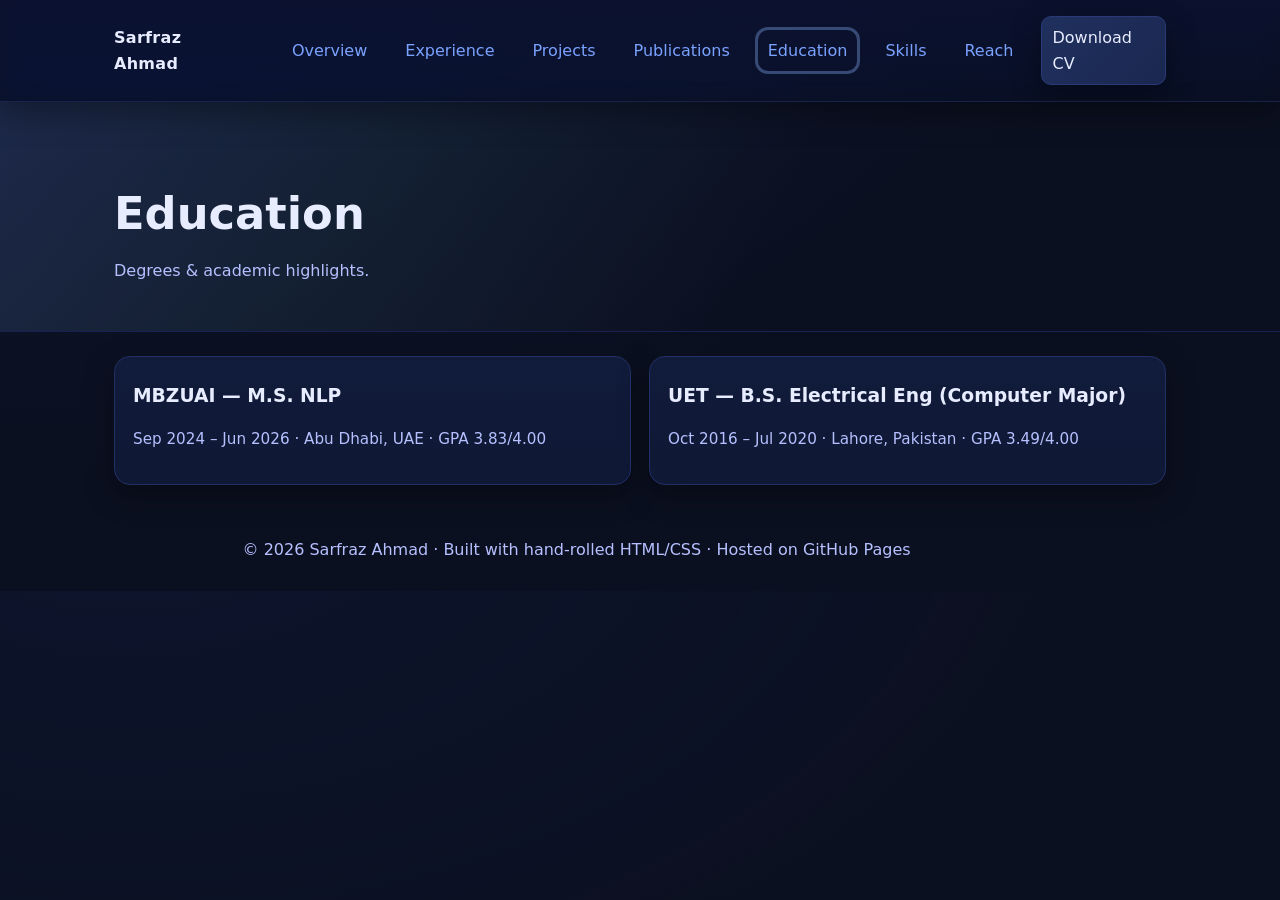
<file: education.html>
<!doctype html>
<html lang="en">
<head>
  <meta charset="utf-8"/>
  <meta name="viewport" content="width=device-width, initial-scale=1"/>
  <title>Education · Sarfraz Ahmad</title>
  <link rel="preload" href="styles.css" as="style"/><link rel="stylesheet" href="styles.css"/>
  <meta name="description" content="Degrees, institutions, and achievements."/>
</head>
<body>
  <div class="nav">
    <div class="nav-inner container">
      <div class="brand">Sarfraz Ahmad</div>
      <div class="spacer"></div>
      <a data-nav href="index.html">Overview</a>
      <a data-nav href="experience.html">Experience</a>
      <a data-nav href="projects.html">Projects</a>
      <a data-nav href="publications.html">Publications</a>
      <a data-nav href="education.html">Education</a>
      <a data-nav href="skills.html">Skills</a>
      <a data-nav href="reach.html">Reach</a>
      <a class="btn" href="assets/Sarfraz_Ahmad.pdf" download>Download CV</a>
    </div>
  </div>

  <header class="header">
    <div class="container">
      <h1 class="title">Education</h1>
      <p class="subtitle">Degrees & academic highlights.</p>
    </div>
  </header>

  <main class="container section">
    <div class="grid cols-3">
      <div class="card">
        <h3>MBZUAI — M.S. NLP</h3>
        <p class="meta">Sep 2024 – Jun 2026 · Abu Dhabi, UAE · GPA 3.83/4.00</p>
      </div>
      <div class="card">
        <h3>UET — B.S. Electrical Eng (Computer Major)</h3>
        <p class="meta">Oct 2016 – Jul 2020 · Lahore, Pakistan · GPA 3.49/4.00</p>
      </div>
    </div>
  </main>

  <div class="footer">
    © <span id="year"></span> Sarfraz Ahmad · Built with hand-rolled HTML/CSS · Hosted on GitHub Pages
    <script>document.getElementById('year').textContent = new Date().getFullYear()</script>
    <a id="toTop" href="#" style="display:inline-block;margin-left:12px;opacity:0;transition:.2s">Back to top ↑</a>
  </div>

  <script src="script.js"></script>
</body>
</html>
</file>
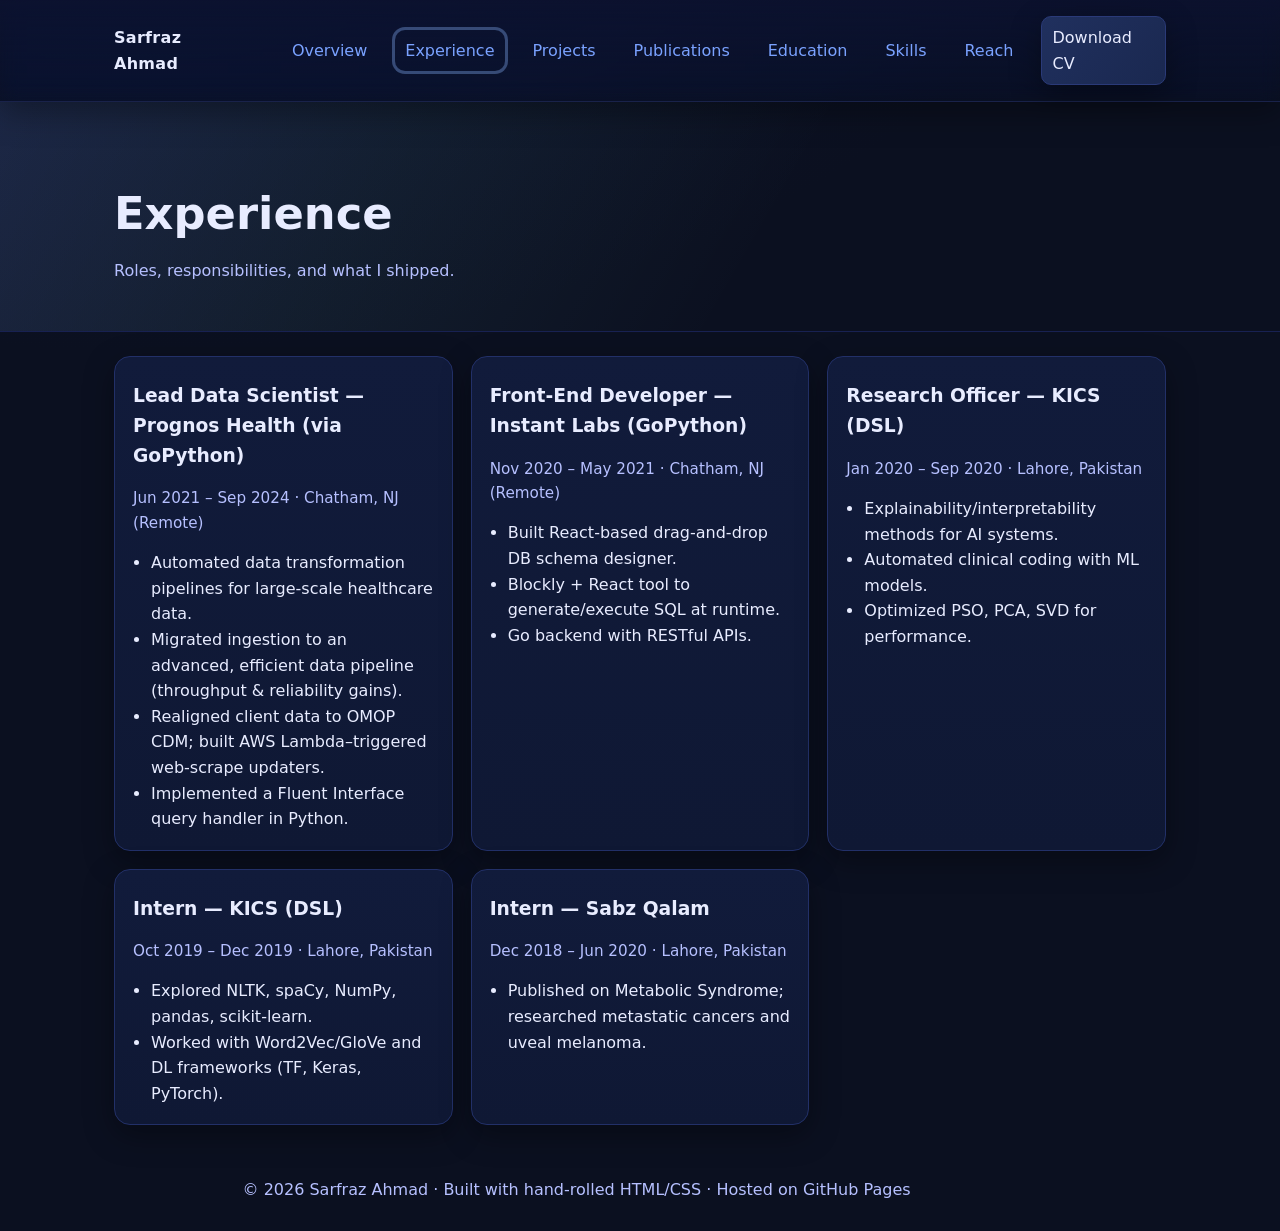
<file: experience.html>
<!doctype html>
<html lang="en">
<head>
  <meta charset="utf-8"/>
  <meta name="viewport" content="width=device-width, initial-scale=1"/>
  <title>Experience · Sarfraz Ahmad</title>
  <link rel="preload" href="styles.css" as="style"/><link rel="stylesheet" href="styles.css"/>
  <meta name="description" content="Professional roles, responsibilities, and impact."/>
</head>
<body>
  <div class="nav">
    <div class="nav-inner container">
      <div class="brand">Sarfraz Ahmad</div>
      <div class="spacer"></div>
      <a data-nav href="index.html">Overview</a>
      <a data-nav href="experience.html">Experience</a>
      <a data-nav href="projects.html">Projects</a>
      <a data-nav href="publications.html">Publications</a>
      <a data-nav href="education.html">Education</a>
      <a data-nav href="skills.html">Skills</a>
      <a data-nav href="reach.html">Reach</a>
      <a class="btn" href="assets/Sarfraz_Ahmad.pdf" download>Download CV</a>
    </div>
  </div>

  <header class="header">
    <div class="container">
      <h1 class="title">Experience</h1>
      <p class="subtitle">Roles, responsibilities, and what I shipped.</p>
    </div>
  </header>

  <main class="container section">
    <div class="grid cols-3">
      <div class="card">
        <h3>Lead Data Scientist — Prognos Health (via GoPython)</h3>
        <p class="meta">Jun 2021 – Sep 2024 · Chatham, NJ (Remote)</p>
        <ul class="list">
          <li>Automated data transformation pipelines for large-scale healthcare data.</li>
          <li>Migrated ingestion to an advanced, efficient data pipeline (throughput & reliability gains).</li>
          <li>Realigned client data to OMOP CDM; built AWS Lambda–triggered web-scrape updaters.</li>
          <li>Implemented a Fluent Interface query handler in Python.</li>
        </ul>
      </div>

      <div class="card">
        <h3>Front-End Developer — Instant Labs (GoPython)</h3>
        <p class="meta">Nov 2020 – May 2021 · Chatham, NJ (Remote)</p>
        <ul class="list">
          <li>Built React-based drag-and-drop DB schema designer.</li>
          <li>Blockly + React tool to generate/execute SQL at runtime.</li>
          <li>Go backend with RESTful APIs.</li>
        </ul>
      </div>

      <div class="card">
        <h3>Research Officer — KICS (DSL)</h3>
        <p class="meta">Jan 2020 – Sep 2020 · Lahore, Pakistan</p>
        <ul class="list">
          <li>Explainability/interpretability methods for AI systems.</li>
          <li>Automated clinical coding with ML models.</li>
          <li>Optimized PSO, PCA, SVD for performance.</li>
        </ul>
      </div>

      <div class="card">
        <h3>Intern — KICS (DSL)</h3>
        <p class="meta">Oct 2019 – Dec 2019 · Lahore, Pakistan</p>
        <ul class="list">
          <li>Explored NLTK, spaCy, NumPy, pandas, scikit-learn.</li>
          <li>Worked with Word2Vec/GloVe and DL frameworks (TF, Keras, PyTorch).</li>
        </ul>
      </div>

      <div class="card">
        <h3>Intern — Sabz Qalam</h3>
        <p class="meta">Dec 2018 – Jun 2020 · Lahore, Pakistan</p>
        <ul class="list">
          <li>Published on Metabolic Syndrome; researched metastatic cancers and uveal melanoma.</li>
        </ul>
      </div>
    </div>
  </main>

  <div class="footer">
    © <span id="year"></span> Sarfraz Ahmad · Built with hand-rolled HTML/CSS · Hosted on GitHub Pages
    <script>document.getElementById('year').textContent = new Date().getFullYear()</script>
    <a id="toTop" href="#" style="display:inline-block;margin-left:12px;opacity:0;transition:.2s">Back to top ↑</a>
  </div>

  <script src="script.js"></script>
</body>
</html>
</file>
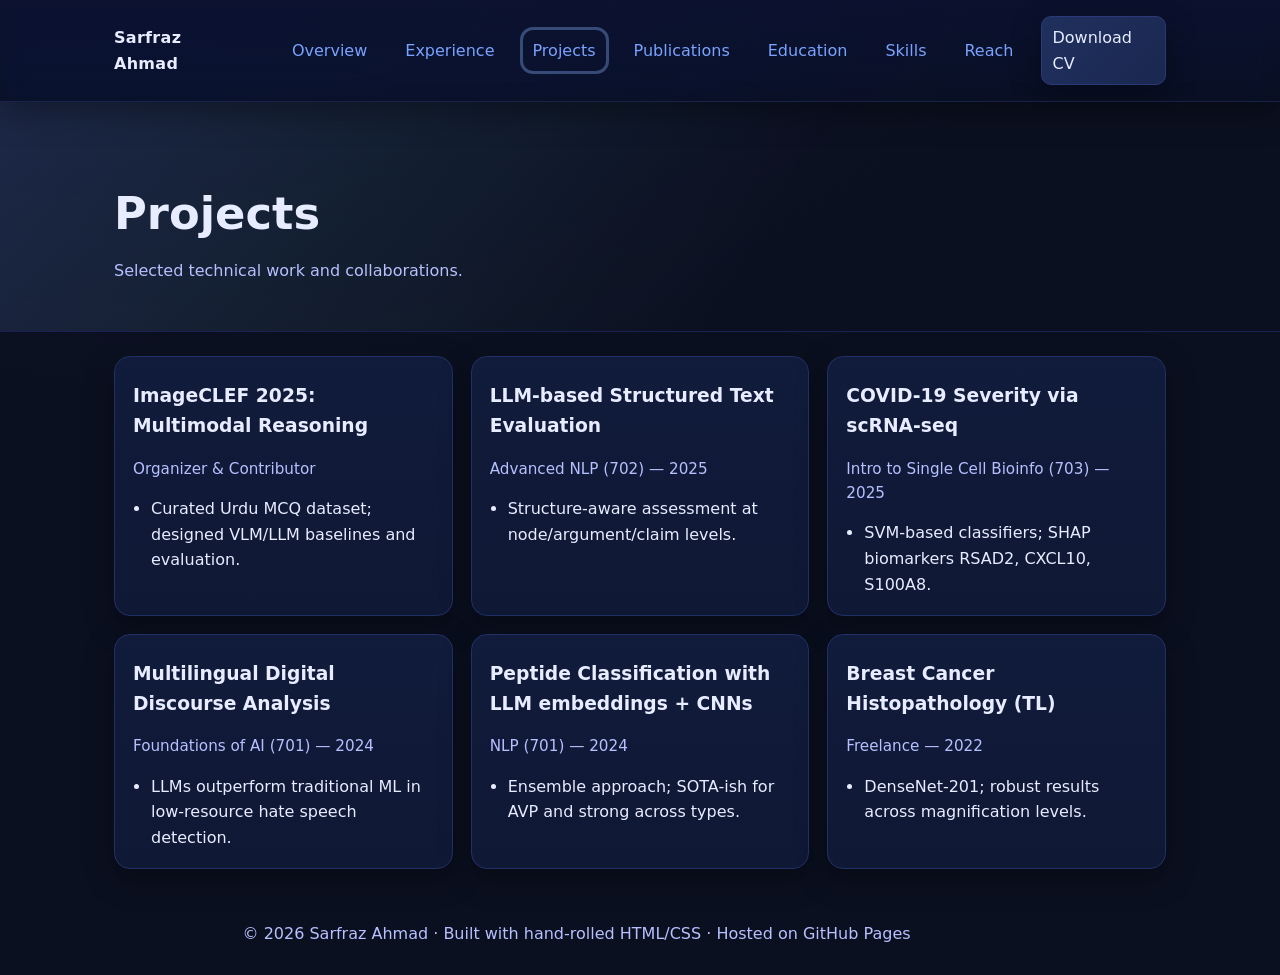
<file: projects.html>
<!doctype html>
<html lang="en">
<head>
  <meta charset="utf-8"/>
  <meta name="viewport" content="width=device-width, initial-scale=1"/>
  <title>Projects · Sarfraz Ahmad</title>
  <link rel="preload" href="styles.css" as="style"/><link rel="stylesheet" href="styles.css"/>
  <meta name="description" content="Hands-on projects and competitions."/>
</head>
<body>
  <div class="nav">
    <div class="nav-inner container">
      <div class="brand">Sarfraz Ahmad</div>
      <div class="spacer"></div>
      <a data-nav href="index.html">Overview</a>
      <a data-nav href="experience.html">Experience</a>
      <a data-nav href="projects.html">Projects</a>
      <a data-nav href="publications.html">Publications</a>
      <a data-nav href="education.html">Education</a>
      <a data-nav href="skills.html">Skills</a>
      <a data-nav href="reach.html">Reach</a>
      <a class="btn" href="assets/Sarfraz_Ahmad.pdf" download>Download CV</a>
    </div>
  </div>

  <header class="header">
    <div class="container">
      <h1 class="title">Projects</h1>
      <p class="subtitle">Selected technical work and collaborations.</p>
    </div>
  </header>

  <main class="container section">
    <div class="grid cols-3">
      <div class="card">
        <h3>ImageCLEF 2025: Multimodal Reasoning</h3>
        <p class="meta">Organizer & Contributor</p>
        <ul class="list">
          <li>Curated Urdu MCQ dataset; designed VLM/LLM baselines and evaluation.</li>
        </ul>
      </div>
      <div class="card">
        <h3>LLM-based Structured Text Evaluation</h3>
        <p class="meta">Advanced NLP (702) — 2025</p>
        <ul class="list"><li>Structure-aware assessment at node/argument/claim levels.</li></ul>
      </div>
      <div class="card">
        <h3>COVID-19 Severity via scRNA-seq</h3>
        <p class="meta">Intro to Single Cell Bioinfo (703) — 2025</p>
        <ul class="list"><li>SVM-based classifiers; SHAP biomarkers RSAD2, CXCL10, S100A8.</li></ul>
      </div>
      <div class="card">
        <h3>Multilingual Digital Discourse Analysis</h3>
        <p class="meta">Foundations of AI (701) — 2024</p>
        <ul class="list"><li>LLMs outperform traditional ML in low-resource hate speech detection.</li></ul>
      </div>
      <div class="card">
        <h3>Peptide Classification with LLM embeddings + CNNs</h3>
        <p class="meta">NLP (701) — 2024</p>
        <ul class="list"><li>Ensemble approach; SOTA-ish for AVP and strong across types.</li></ul>
      </div>
      <div class="card">
        <h3>Breast Cancer Histopathology (TL)</h3>
        <p class="meta">Freelance — 2022</p>
        <ul class="list"><li>DenseNet-201; robust results across magnification levels.</li></ul>
      </div>
    </div>
  </main>

  <div class="footer">
    © <span id="year"></span> Sarfraz Ahmad · Built with hand-rolled HTML/CSS · Hosted on GitHub Pages
    <script>document.getElementById('year').textContent = new Date().getFullYear()</script>
    <a id="toTop" href="#" style="display:inline-block;margin-left:12px;opacity:0;transition:.2s">Back to top ↑</a>
  </div>

  <script src="script.js"></script>
</body>
</html>
</file>
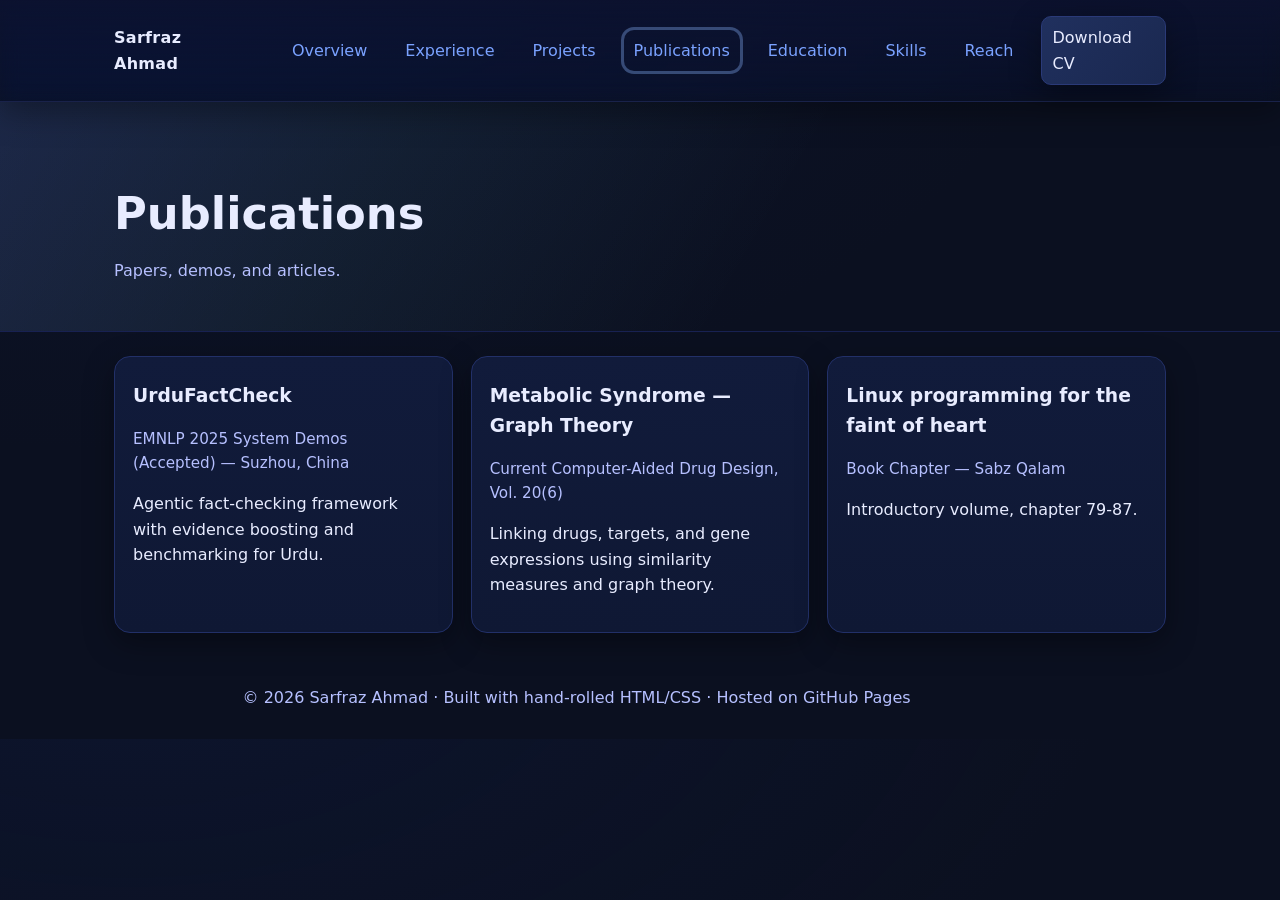
<file: publications.html>
<!doctype html>
<html lang="en">
<head>
  <meta charset="utf-8"/>
  <meta name="viewport" content="width=device-width, initial-scale=1"/>
  <title>Publications · Sarfraz Ahmad</title>
  <link rel="preload" href="styles.css" as="style"/><link rel="stylesheet" href="styles.css"/>
  <meta name="description" content="Publications, demos, and writings."/>
</head>
<body>
  <div class="nav">
    <div class="nav-inner container">
      <div class="brand">Sarfraz Ahmad</div>
      <div class="spacer"></div>
      <a data-nav href="index.html">Overview</a>
      <a data-nav href="experience.html">Experience</a>
      <a data-nav href="projects.html">Projects</a>
      <a data-nav href="publications.html">Publications</a>
      <a data-nav href="education.html">Education</a>
      <a data-nav href="skills.html">Skills</a>
      <a data-nav href="reach.html">Reach</a>
      <a class="btn" href="assets/Sarfraz_Ahmad.pdf" download>Download CV</a>
    </div>
  </div>

  <header class="header">
    <div class="container">
      <h1 class="title">Publications</h1>
      <p class="subtitle">Papers, demos, and articles.</p>
    </div>
  </header>

  <main class="container section">
    <div class="grid cols-3">
      <div class="card">
        <h3>UrduFactCheck</h3>
        <p class="meta">EMNLP 2025 System Demos (Accepted) — Suzhou, China</p>
        <p>Agentic fact-checking framework with evidence boosting and benchmarking for Urdu.</p>
      </div>
      <div class="card">
        <h3>Metabolic Syndrome — Graph Theory</h3>
        <p class="meta">Current Computer-Aided Drug Design, Vol. 20(6)</p>
        <p>Linking drugs, targets, and gene expressions using similarity measures and graph theory.</p>
      </div>
      <div class="card">
        <h3>Linux programming for the faint of heart</h3>
        <p class="meta">Book Chapter — Sabz Qalam</p>
        <p>Introductory volume, chapter 79-87.</p>
      </div>
    </div>
  </main>

  <div class="footer">
    © <span id="year"></span> Sarfraz Ahmad · Built with hand-rolled HTML/CSS · Hosted on GitHub Pages
    <script>document.getElementById('year').textContent = new Date().getFullYear()</script>
    <a id="toTop" href="#" style="display:inline-block;margin-left:12px;opacity:0;transition:.2s">Back to top ↑</a>
  </div>

  <script src="script.js"></script>
</body>
</html>
</file>
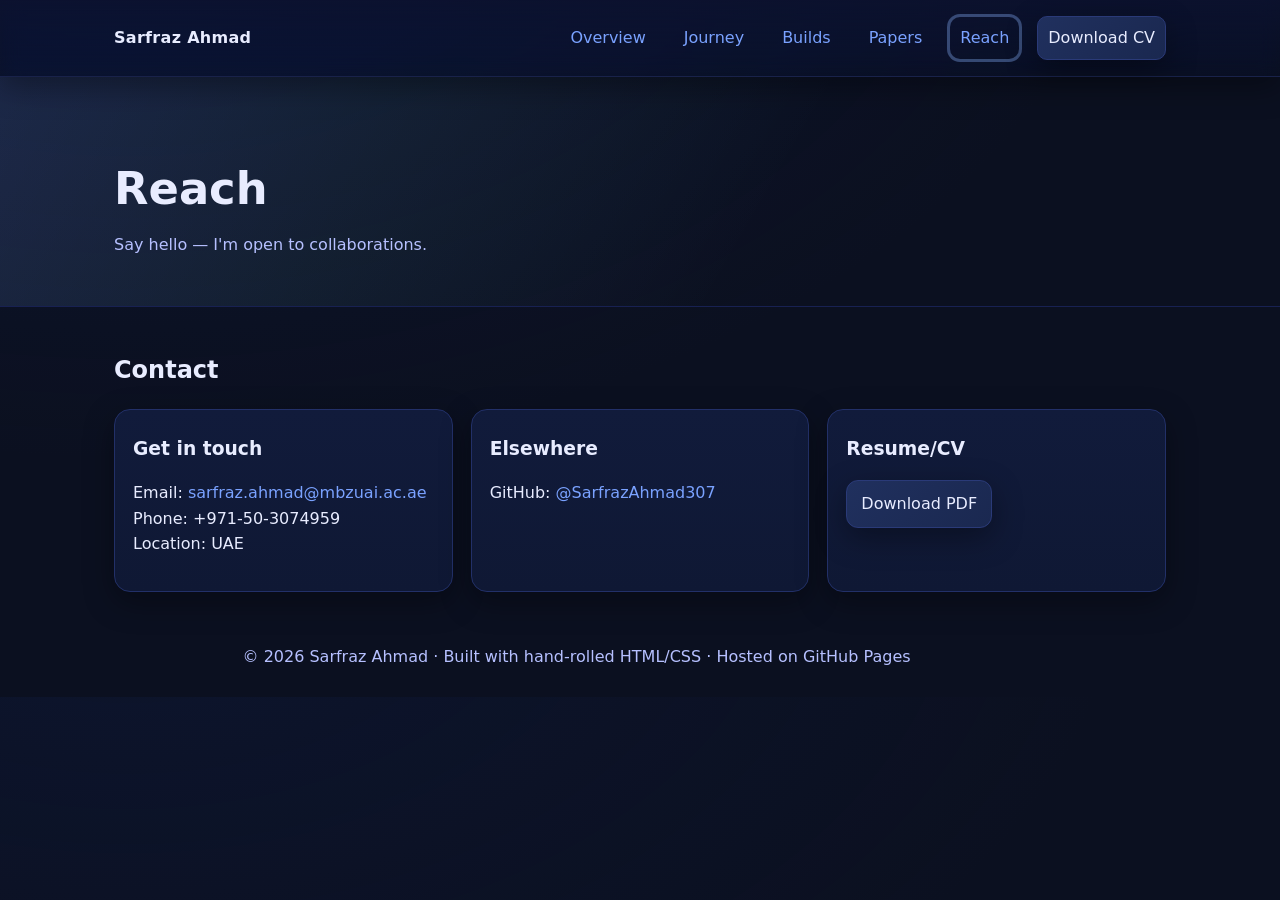
<file: reach.html>
<!DOCTYPE html>
<html lang="en">
  <head>
    <meta charset="utf-8" />
    <meta name="viewport" content="width=device-width, initial-scale=1" />
    <title>Reach · Sarfraz Ahmad</title>
    <link rel="preload" href="styles.css" as="style" />
    <link rel="stylesheet" href="styles.css" />
    <meta
      name="description"
      content="Say hello — I'm open to collaborations."
    />
  </head>
  <body>
    <div class="nav">
      <div class="nav-inner container">
        <div class="brand">Sarfraz Ahmad</div>
        <div class="spacer"></div>
        <a data-nav href="index.html">Overview</a>
        <a data-nav href="journey.html">Journey</a>
        <a data-nav href="builds.html">Builds</a>
        <a data-nav href="papers.html">Papers</a>
        <a data-nav href="reach.html">Reach</a>
        <a class="btn" href="assets/Sarfraz_Ahmad.pdf" download>Download CV</a>
      </div>
    </div>

    <header class="header">
      <div class="container">
        <h1 class="title">Reach</h1>
        <p class="subtitle">Say hello — I'm open to collaborations.</p>
      </div>
    </header>
    <main class="container section">
      <h2>Contact</h2>
      <div class="grid cols-3">
        <div class="card">
          <h3>Get in touch</h3>
          <p>
            Email:
            <a href="mailto:sarfraz.ahmad@mbzuai.ac.ae"
              >sarfraz.ahmad@mbzuai.ac.ae</a
            ><br />
            Phone: +971-50-3074959<br />
            Location: UAE
          </p>
        </div>
        <div class="card">
          <h3>Elsewhere</h3>
          <p>
            GitHub:
            <a href="https://github.com/SarfrazAhmad307">@SarfrazAhmad307</a>
          </p>
        </div>
        <div class="card">
          <h3>Resume/CV</h3>
          <p>
            <a class="btn" href="assets/Sarfraz_Ahmad.pdf" download
              >Download PDF</a
            >
          </p>
        </div>
      </div>
    </main>

    <div class="footer">
      © <span id="year"></span> Sarfraz Ahmad · Built with hand-rolled HTML/CSS
      · Hosted on GitHub Pages
      <script>
        document.getElementById("year").textContent = new Date().getFullYear();
      </script>
      <a
        id="toTop"
        href="#"
        style="
          display: inline-block;
          margin-left: 12px;
          opacity: 0;
          transition: 0.2s;
        "
        >Back to top ↑</a
      >
    </div>

    <script src="script.js"></script>
  </body>
</html>
</file>
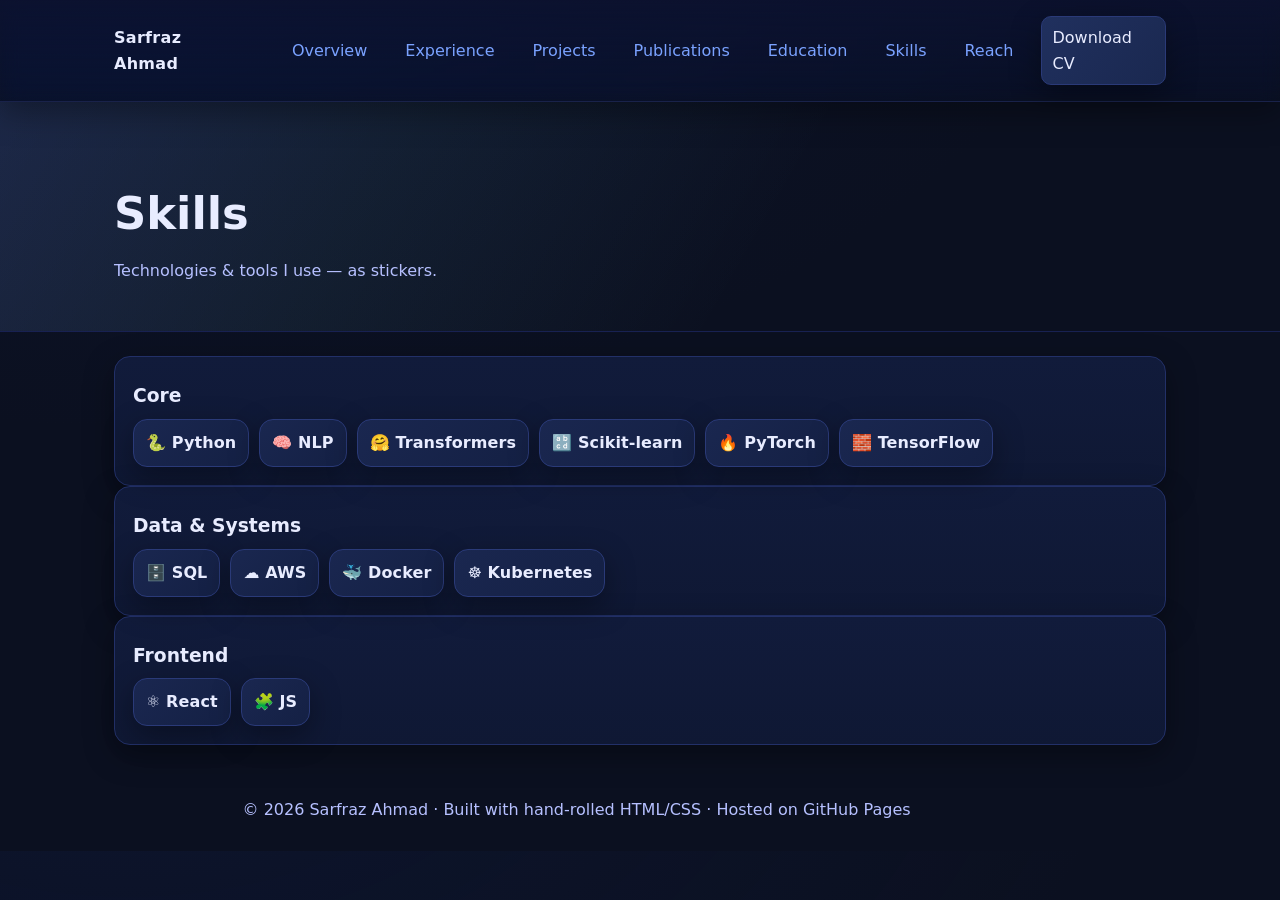
<file: skill.html>
<!doctype html>
<html lang="en">
<head>
  <meta charset="utf-8"/>
  <meta name="viewport" content="width=device-width, initial-scale=1"/>
  <title>Skills · Sarfraz Ahmad</title>
  <link rel="preload" href="styles.css" as="style"/><link rel="stylesheet" href="styles.css"/>
  <meta name="description" content="Skills overview with stickers."/>
</head>
<body>
  <div class="nav">
    <div class="nav-inner container">
      <div class="brand">Sarfraz Ahmad</div>
      <div class="spacer"></div>
      <a data-nav href="index.html">Overview</a>
      <a data-nav href="experience.html">Experience</a>
      <a data-nav href="projects.html">Projects</a>
      <a data-nav href="publications.html">Publications</a>
      <a data-nav href="education.html">Education</a>
      <a data-nav href="skills.html">Skills</a>
      <a data-nav href="reach.html">Reach</a>
      <a class="btn" href="assets/Sarfraz_Ahmad.pdf" download>Download CV</a>
    </div>
  </div>

  <header class="header">
    <div class="container">
      <h1 class="title">Skills</h1>
      <p class="subtitle">Technologies & tools I use — as stickers.</p>
    </div>
  </header>

  <main class="container section">
    <div class="card">
      <h3>Core</h3>
      <div class="stickers">
        <span class="sticker">🐍 Python</span>
        <span class="sticker">🧠 NLP</span>
        <span class="sticker">🤗 Transformers</span>
        <span class="sticker">🔡 Scikit-learn</span>
        <span class="sticker">🔥 PyTorch</span>
        <span class="sticker">🧱 TensorFlow</span>
      </div>
    </div>

    <div class="card">
      <h3>Data & Systems</h3>
      <div class="stickers">
        <span class="sticker">🗄️ SQL</span>
        <span class="sticker">☁️ AWS</span>
        <span class="sticker">🐳 Docker</span>
        <span class="sticker">☸️ Kubernetes</span>
      </div>
    </div>

    <div class="card">
      <h3>Frontend</h3>
      <div class="stickers">
        <span class="sticker">⚛️ React</span>
        <span class="sticker">🧩 JS</span>
      </div>
    </div>
  </main>

  <div class="footer">
    © <span id="year"></span> Sarfraz Ahmad · Built with hand-rolled HTML/CSS · Hosted on GitHub Pages
    <script>document.getElementById('year').textContent = new Date().getFullYear()</script>
    <a id="toTop" href="#" style="display:inline-block;margin-left:12px;opacity:0;transition:.2s">Back to top ↑</a>
  </div>

  <script src="script.js"></script>
</body>
</html>
</file>
<file: styles.css>
/* MIT License - see LICENSE file */
:root{
  --bg:#0b1020; --bg-alt:#0e1430; --card:#0f1b3a;
  --text:#e8ecff; --muted:#b6c0ff; --brand:#7aa2ff; --brand-2:#8df5ff;
  --ring:rgba(138,180,255,.35); --shadow:0 10px 30px rgba(0,0,0,.35);
  --radius:16px;
}
*{box-sizing:border-box}
html,body{
  margin:0; padding:0;
  background: radial-gradient(1000px 600px at 10% -20%, #11225544, transparent), var(--bg);
  color:var(--text); font:16px/1.6 system-ui,-apple-system,Segoe UI,Roboto,Inter,"Helvetica Neue",Arial,"Noto Sans","Apple Color Emoji","Segoe UI Emoji";
}
a{color:var(--brand); text-decoration:none}
a:hover{color:var(--brand-2)}
.container{max-width:1100px;margin:0 auto;padding:24px}

/* NAV */
.nav{
  position:sticky; top:0; z-index:50; backdrop-filter:saturate(140%) blur(10px);
  background:linear-gradient(180deg, #0c1230cc 0%, #0c123000 100%);
  border-bottom:1px solid #19224a; box-shadow:var(--shadow);
}
.nav-inner{display:flex;align-items:center;gap:18px;padding:16px 24px}
.nav .brand{font-weight:700;letter-spacing:.3px}
.nav .spacer{flex:1}
.nav a{padding:8px 10px;border-radius:10px}
.nav a.active,.nav a:focus{outline:none;box-shadow:0 0 0 3px var(--ring)}
.btn{
  display:inline-flex;align-items:center;gap:8px;padding:10px 14px;border-radius:12px;
  background:linear-gradient(135deg,#20305e,#1a2850);border:1px solid #2a3a78;color:var(--text);box-shadow:var(--shadow);
}

/* CARDS & SECTIONS */
.grid{display:grid;gap:18px}
.grid.cols-3{grid-template-columns:repeat(auto-fit,minmax(260px,1fr))}
.card{
  background:linear-gradient(180deg,#111b3b 0%,#0f1834 100%);
  border:1px solid #223068;border-radius:var(--radius);padding:18px;box-shadow:var(--shadow);
}
.card h3{margin:6px 0 8px 0}
.header{
  padding:52px 24px 24px;
  background:linear-gradient(120deg, rgba(122,162,255,.15), rgba(141,245,255,.06) 30%, transparent 60%);
  border-bottom:1px solid #182152;
}
.header .title{font-size:clamp(28px,3.5vw,46px);margin:0 0 8px 0}
.header .subtitle{color:var(--muted);margin:0}
.section{padding:24px}
.list{margin:0;padding-left:18px}
.meta{color:var(--muted);font-size:.95rem}
.footer{padding:28px;text-align:center;color:var(--muted)}
kbd{border:1px solid #2a3a78;border-bottom-width:2px;padding:0 6px;border-radius:6px;
    font:.9rem ui-monospace,SFMono-Regular,Menlo,Monaco,Consolas,"Liberation Mono","Courier New",monospace;color:var(--muted)}
@media (max-width:600px){ .nav-inner{flex-wrap:wrap} }

/* --- Stickers (skills page) --- */
.stickers{display:flex;flex-wrap:wrap;gap:10px}
.sticker{
  display:inline-flex;align-items:center;gap:8px;padding:10px 12px;border-radius:14px;
  background:linear-gradient(135deg,#1a2750,#142044);border:1px solid #2a3a78;
  box-shadow:var(--shadow);color:var(--text);font-weight:600;letter-spacing:.1px;
}

/* ===== HERO (minimal, no box; big copy left, SQUARE image right) ===== */
.hero-band{ padding:12px 0 0; }

/* remove card look around the hero */
.hero-unit{ padding:0; border:none; box-shadow:none; background:none; border-radius:0; }

/* two columns on desktop; image width capped, never drops below on wide screens */
.hero-grid{
  display:grid; align-items:center; gap:24px;
  grid-template-columns: 1fr min(320px, 28vw);
}
@media (max-width:860px){ .hero-grid{ grid-template-columns:1fr; } }

.hero-copy{ max-width:720px; }
.hero-title{ margin:0 0 6px; font-size:clamp(32px,5vw,52px); line-height:1.1; }
.hero-role{  margin:0 0 10px; font-size:clamp(18px,2.2vw,22px); color:var(--muted); font-weight:600; }
.hero-lead{  margin:0; color:var(--muted); font-size:clamp(15px,1.6vw,18px); line-height:1.6; }

/* Square image that shows the WHOLE photo (no crop) and no border/shadow */
.hero-media{ justify-self:end; }
.hero-square{
  width:min(320px, 28vw);
  height:min(320px, 28vw);
  object-fit:contain;            /* show entire image */
  object-position:center;
  border:none; box-shadow:none;  /* no bounding box */
  border-radius:12px;            /* set 0 for sharp square if you prefer */
  background:#0c1230;            /* behind letterboxing bars */
}

/* ===== Stacked sections spacing ===== */
.stack{ display:grid; grid-template-columns:1fr; gap:22px; margin-top:12px; }
.stack .card{ padding:22px; }
</file>
